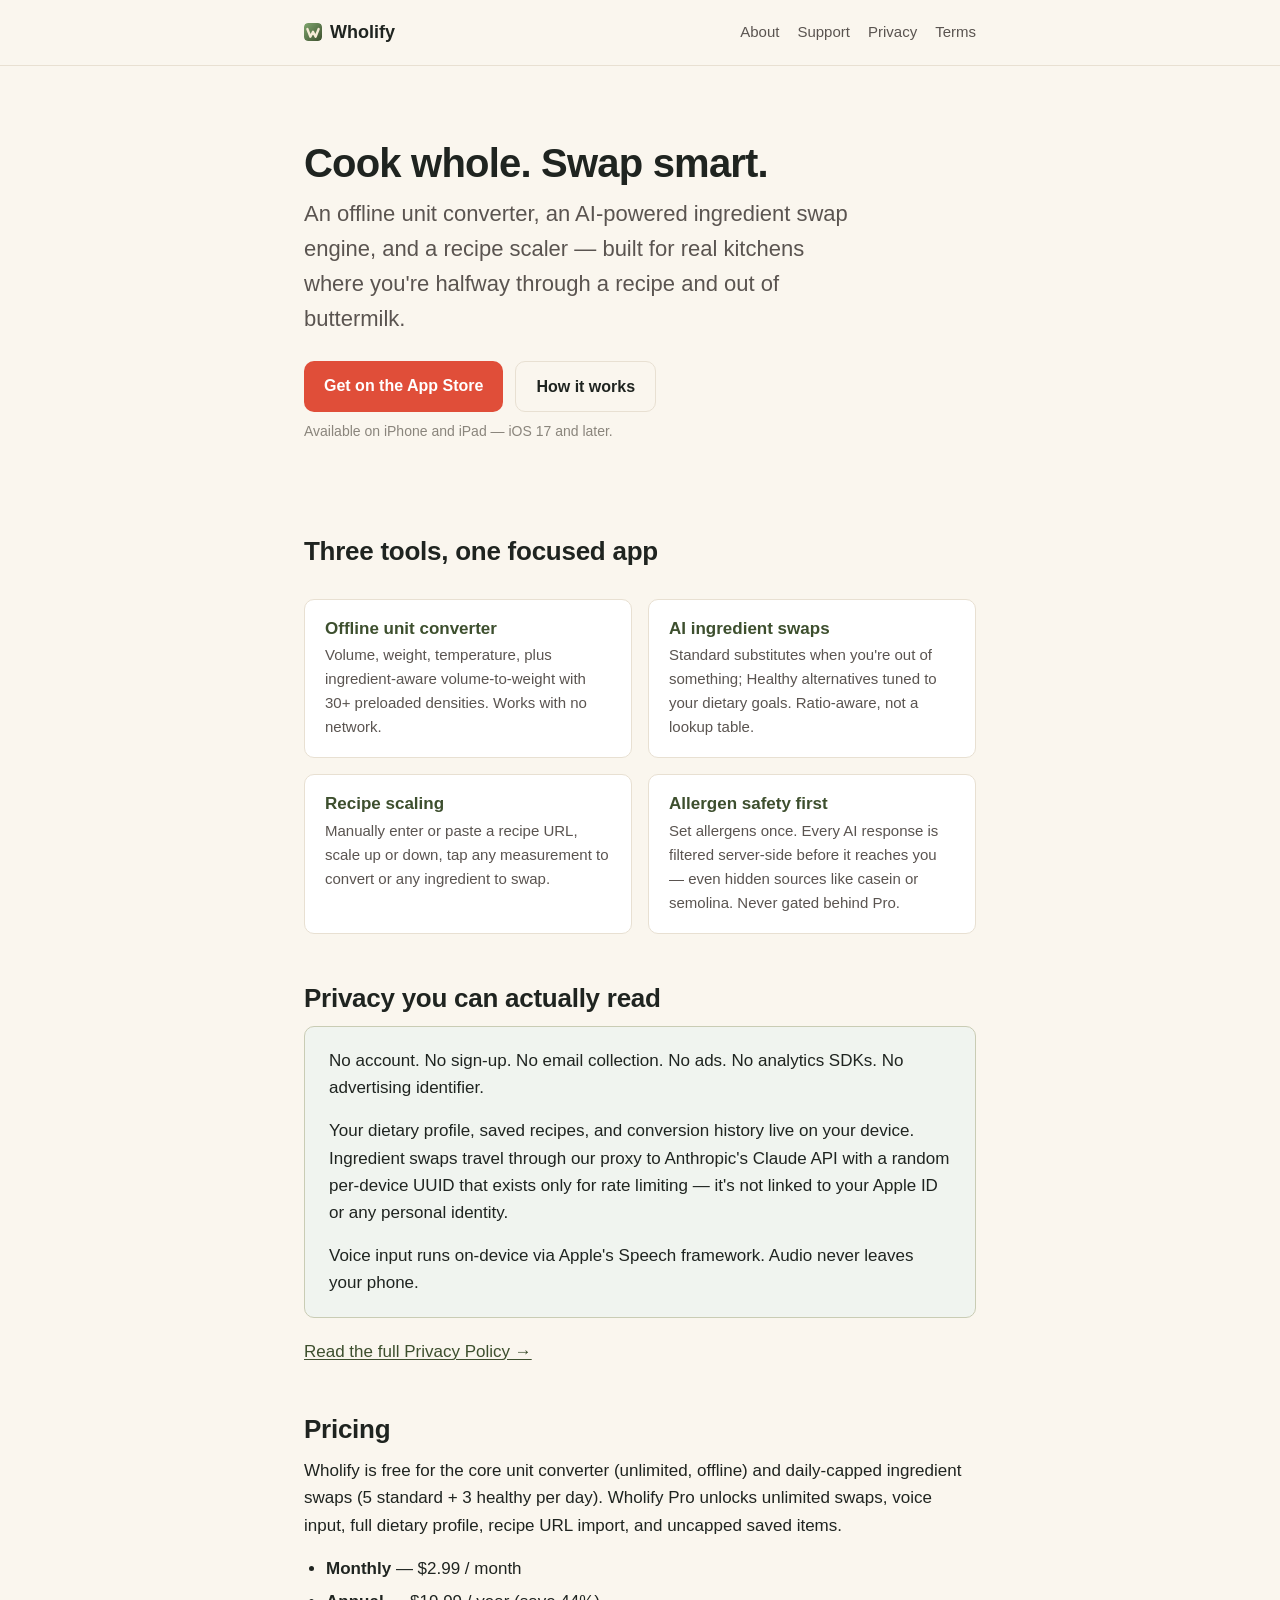
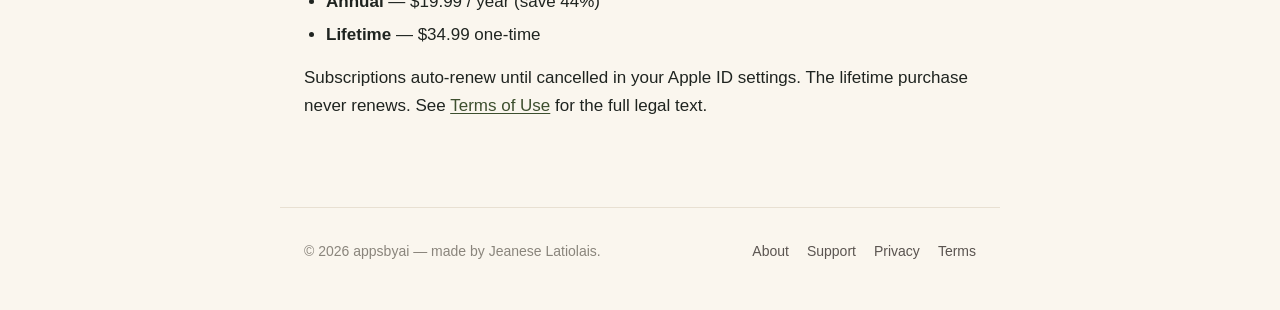
<file: index.html>
<!DOCTYPE html>
<html lang="en">
<head>
  <meta charset="utf-8">
  <meta name="viewport" content="width=device-width, initial-scale=1">
  <meta name="color-scheme" content="light">
  <title>Wholify — Cook whole. Swap smart.</title>
  <meta name="description" content="Wholify is an offline cooking unit converter, AI-powered ingredient swap engine, and recipe scaler for iPhone and iPad. No accounts, no analytics, no ads.">
  <meta property="og:title" content="Wholify — Cook whole. Swap smart.">
  <meta property="og:description" content="Offline unit converter. AI ingredient swaps tuned to your allergens and dietary goals. Recipe scaling. No accounts, no tracking.">
  <meta property="og:type" content="website">
  <meta property="og:url" content="https://jeaneselatiolais-byte.github.io/wholify/">
  <link rel="icon" type="image/svg+xml" href="assets/favicon.svg">
  <link rel="stylesheet" href="assets/styles.css">
</head>
<body>
  <header class="site-header">
    <div class="bar">
      <a href="./" class="brand"><span class="mark"></span>Wholify</a>
      <nav class="site-nav" aria-label="Primary">
        <a href="./about.html">About</a>
        <a href="./support.html">Support</a>
        <a href="./privacy.html">Privacy</a>
        <a href="./terms.html">Terms</a>
      </nav>
    </div>
  </header>

  <main class="site-main">
    <section class="hero">
      <h1>Cook whole. Swap smart.</h1>
      <p class="tagline">An offline unit converter, an AI-powered ingredient swap engine, and a recipe scaler — built for real kitchens where you're halfway through a recipe and out of buttermilk.</p>

      <div class="cta-row">
        <!-- Replace href with the App Store URL after launch -->
        <a class="btn btn-primary" href="#coming-soon" aria-label="Download on the App Store">Get on the App Store</a>
        <a class="btn btn-secondary" href="./support.html">How it works</a>
      </div>
      <p class="updated" id="coming-soon" style="margin-top:8px">Available on iPhone and iPad — iOS 17 and later.</p>
    </section>

    <section>
      <h2>Three tools, one focused app</h2>
      <div class="feature-grid">
        <div class="feature">
          <h3>Offline unit converter</h3>
          <p>Volume, weight, temperature, plus ingredient-aware volume-to-weight with 30+ preloaded densities. Works with no network.</p>
        </div>
        <div class="feature">
          <h3>AI ingredient swaps</h3>
          <p>Standard substitutes when you're out of something; Healthy alternatives tuned to your dietary goals. Ratio-aware, not a lookup table.</p>
        </div>
        <div class="feature">
          <h3>Recipe scaling</h3>
          <p>Manually enter or paste a recipe URL, scale up or down, tap any measurement to convert or any ingredient to swap.</p>
        </div>
        <div class="feature">
          <h3>Allergen safety first</h3>
          <p>Set allergens once. Every AI response is filtered server-side before it reaches you — even hidden sources like casein or semolina. Never gated behind Pro.</p>
        </div>
      </div>
    </section>

    <section>
      <h2>Privacy you can actually read</h2>
      <div class="card sage">
        <p>No account. No sign-up. No email collection. No ads. No analytics SDKs. No advertising identifier.</p>
        <p>Your dietary profile, saved recipes, and conversion history live on your device. Ingredient swaps travel through our proxy to Anthropic's Claude API with a random per-device UUID that exists only for rate limiting — it's not linked to your Apple ID or any personal identity.</p>
        <p style="margin-bottom:0">Voice input runs on-device via Apple's Speech framework. Audio never leaves your phone.</p>
      </div>
      <p><a href="./privacy.html">Read the full Privacy Policy →</a></p>
    </section>

    <section>
      <h2>Pricing</h2>
      <p>Wholify is free for the core unit converter (unlimited, offline) and daily-capped ingredient swaps (5 standard + 3 healthy per day). Wholify Pro unlocks unlimited swaps, voice input, full dietary profile, recipe URL import, and uncapped saved items.</p>
      <ul>
        <li><strong>Monthly</strong> — $2.99 / month</li>
        <li><strong>Annual</strong> — $19.99 / year (save 44%)</li>
        <li><strong>Lifetime</strong> — $34.99 one-time</li>
      </ul>
      <p>Subscriptions auto-renew until cancelled in your Apple ID settings. The lifetime purchase never renews. See <a href="./terms.html">Terms of Use</a> for the full legal text.</p>
    </section>
  </main>

  <footer class="site-footer">
    <div>© 2026 appsbyai — made by Jeanese Latiolais.</div>
    <div class="footer-links">
      <a href="./about.html">About</a>
      <a href="./support.html">Support</a>
      <a href="./privacy.html">Privacy</a>
      <a href="./terms.html">Terms</a>
    </div>
  </footer>
</body>
</html>
</file>
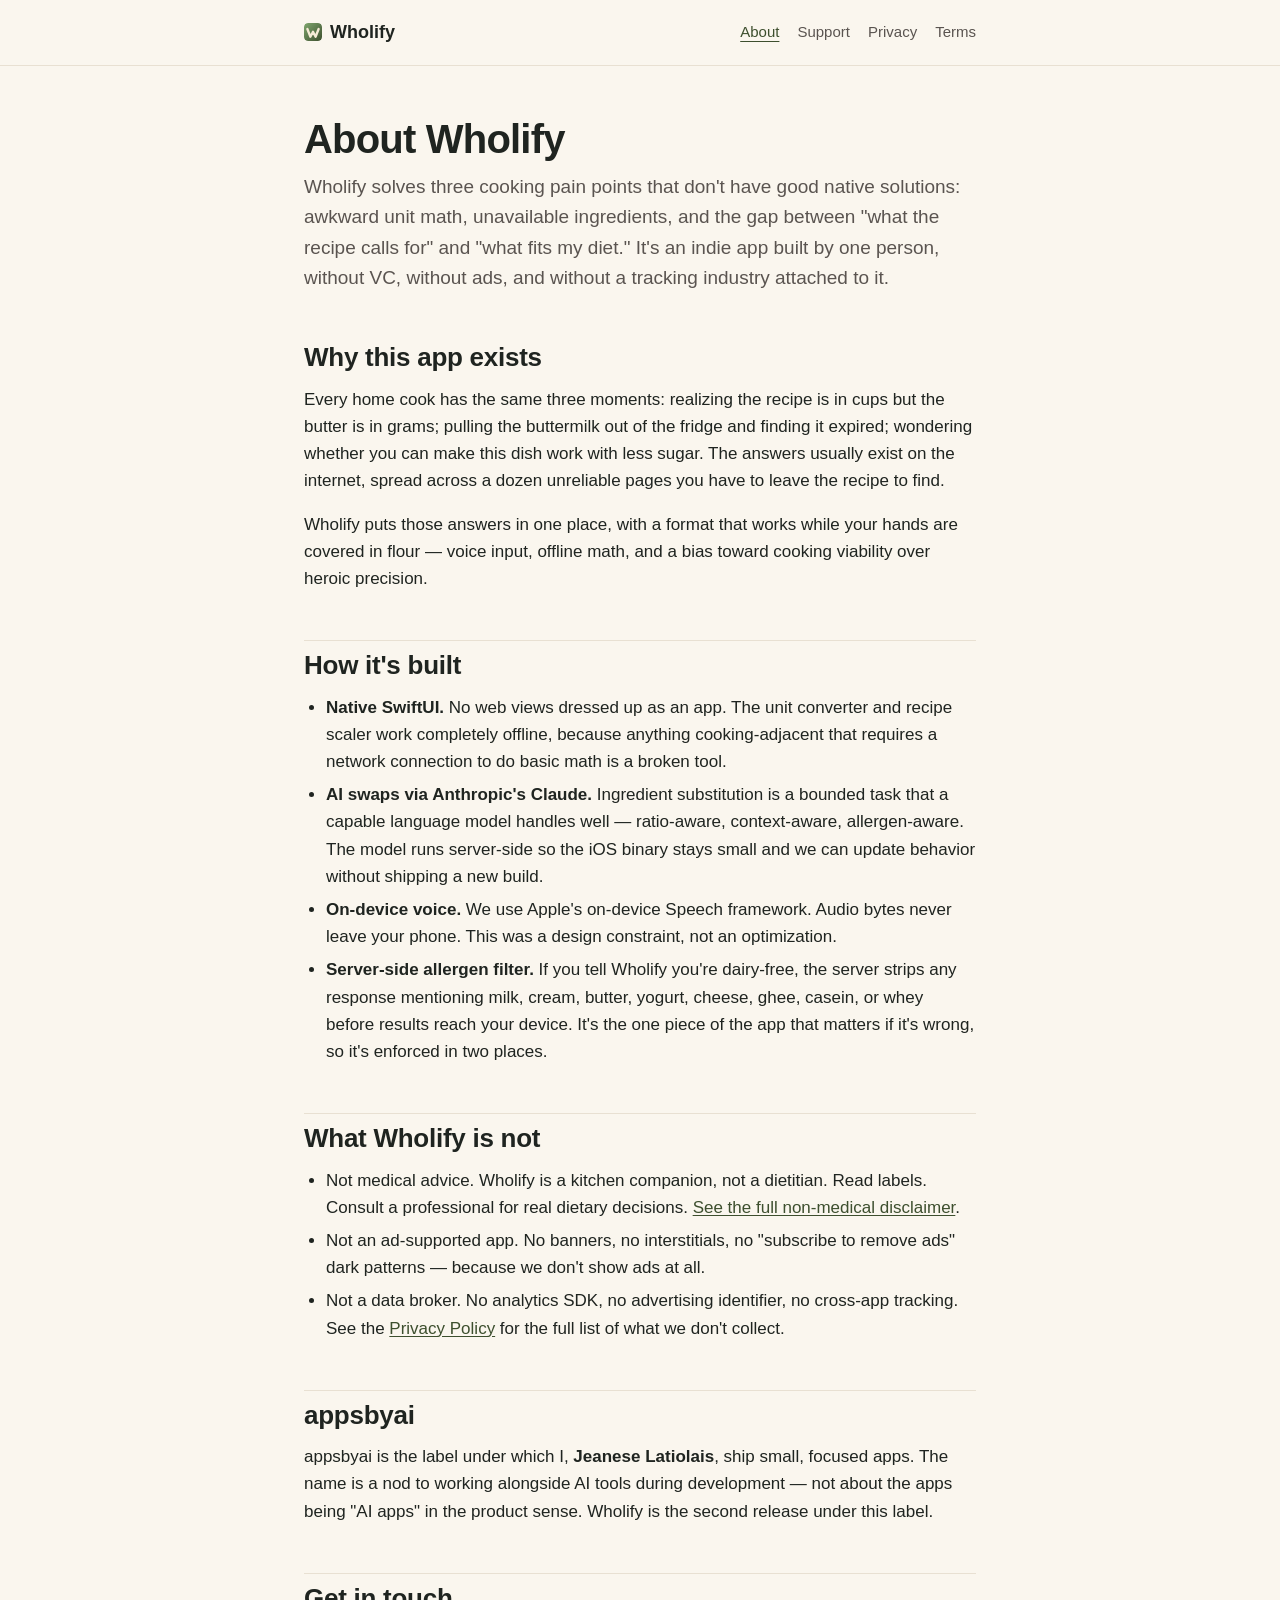
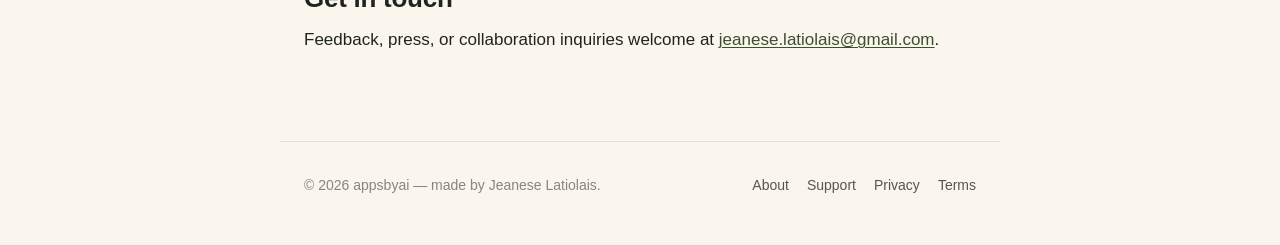
<file: about.html>
<!DOCTYPE html>
<html lang="en">
<head>
  <meta charset="utf-8">
  <meta name="viewport" content="width=device-width, initial-scale=1">
  <meta name="color-scheme" content="light">
  <title>About — Wholify &amp; appsbyai</title>
  <meta name="description" content="About Wholify and the indie developer behind it. Built by Jeanese Latiolais under the appsbyai label.">
  <link rel="icon" type="image/svg+xml" href="assets/favicon.svg">
  <link rel="stylesheet" href="assets/styles.css">
</head>
<body>
  <header class="site-header">
    <div class="bar">
      <a href="./" class="brand"><span class="mark"></span>Wholify</a>
      <nav class="site-nav" aria-label="Primary">
        <a class="current" href="./about.html" aria-current="page">About</a>
        <a href="./support.html">Support</a>
        <a href="./privacy.html">Privacy</a>
        <a href="./terms.html">Terms</a>
      </nav>
    </div>
  </header>

  <main class="site-main">
    <h1>About Wholify</h1>
    <p class="lede">Wholify solves three cooking pain points that don't have good native solutions: awkward unit math, unavailable ingredients, and the gap between "what the recipe calls for" and "what fits my diet." It's an indie app built by one person, without VC, without ads, and without a tracking industry attached to it.</p>

    <h2>Why this app exists</h2>
    <p>Every home cook has the same three moments: realizing the recipe is in cups but the butter is in grams; pulling the buttermilk out of the fridge and finding it expired; wondering whether you can make this dish work with less sugar. The answers usually exist on the internet, spread across a dozen unreliable pages you have to leave the recipe to find.</p>
    <p>Wholify puts those answers in one place, with a format that works while your hands are covered in flour — voice input, offline math, and a bias toward cooking viability over heroic precision.</p>

    <h2>How it's built</h2>
    <ul>
      <li><strong>Native SwiftUI.</strong> No web views dressed up as an app. The unit converter and recipe scaler work completely offline, because anything cooking-adjacent that requires a network connection to do basic math is a broken tool.</li>
      <li><strong>AI swaps via Anthropic's Claude.</strong> Ingredient substitution is a bounded task that a capable language model handles well — ratio-aware, context-aware, allergen-aware. The model runs server-side so the iOS binary stays small and we can update behavior without shipping a new build.</li>
      <li><strong>On-device voice.</strong> We use Apple's on-device Speech framework. Audio bytes never leave your phone. This was a design constraint, not an optimization.</li>
      <li><strong>Server-side allergen filter.</strong> If you tell Wholify you're dairy-free, the server strips any response mentioning milk, cream, butter, yogurt, cheese, ghee, casein, or whey before results reach your device. It's the one piece of the app that matters if it's wrong, so it's enforced in two places.</li>
    </ul>

    <h2>What Wholify is not</h2>
    <ul>
      <li>Not medical advice. Wholify is a kitchen companion, not a dietitian. Read labels. Consult a professional for real dietary decisions. <a href="./terms.html">See the full non-medical disclaimer</a>.</li>
      <li>Not an ad-supported app. No banners, no interstitials, no "subscribe to remove ads" dark patterns — because we don't show ads at all.</li>
      <li>Not a data broker. No analytics SDK, no advertising identifier, no cross-app tracking. See the <a href="./privacy.html">Privacy Policy</a> for the full list of what we don't collect.</li>
    </ul>

    <h2>appsbyai</h2>
    <p>appsbyai is the label under which I, <strong>Jeanese Latiolais</strong>, ship small, focused apps. The name is a nod to working alongside AI tools during development — not about the apps being "AI apps" in the product sense. Wholify is the second release under this label.</p>

    <h2>Get in touch</h2>
    <p>Feedback, press, or collaboration inquiries welcome at <a href="mailto:jeanese.latiolais@gmail.com">jeanese.latiolais@gmail.com</a>.</p>
  </main>

  <footer class="site-footer">
    <div>© 2026 appsbyai — made by Jeanese Latiolais.</div>
    <div class="footer-links">
      <a href="./about.html">About</a>
      <a href="./support.html">Support</a>
      <a href="./privacy.html">Privacy</a>
      <a href="./terms.html">Terms</a>
    </div>
  </footer>
</body>
</html>
</file>
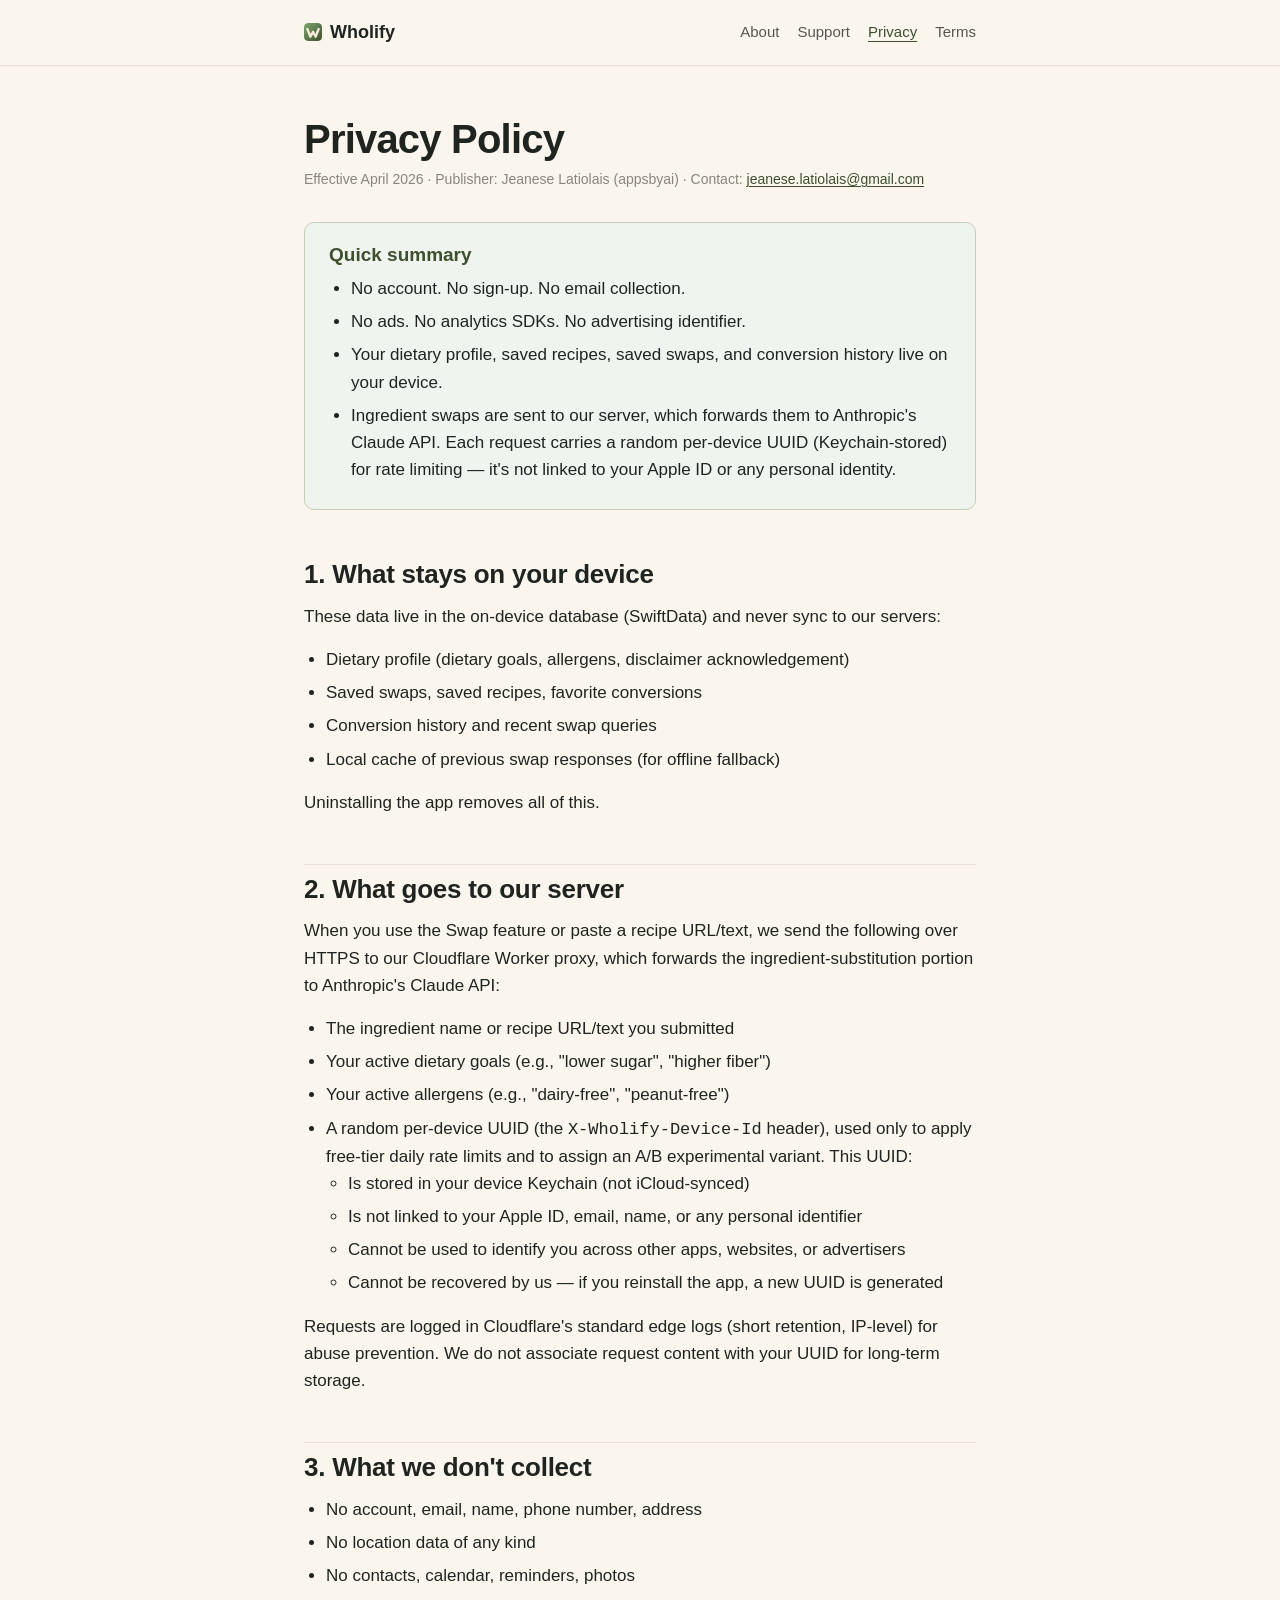
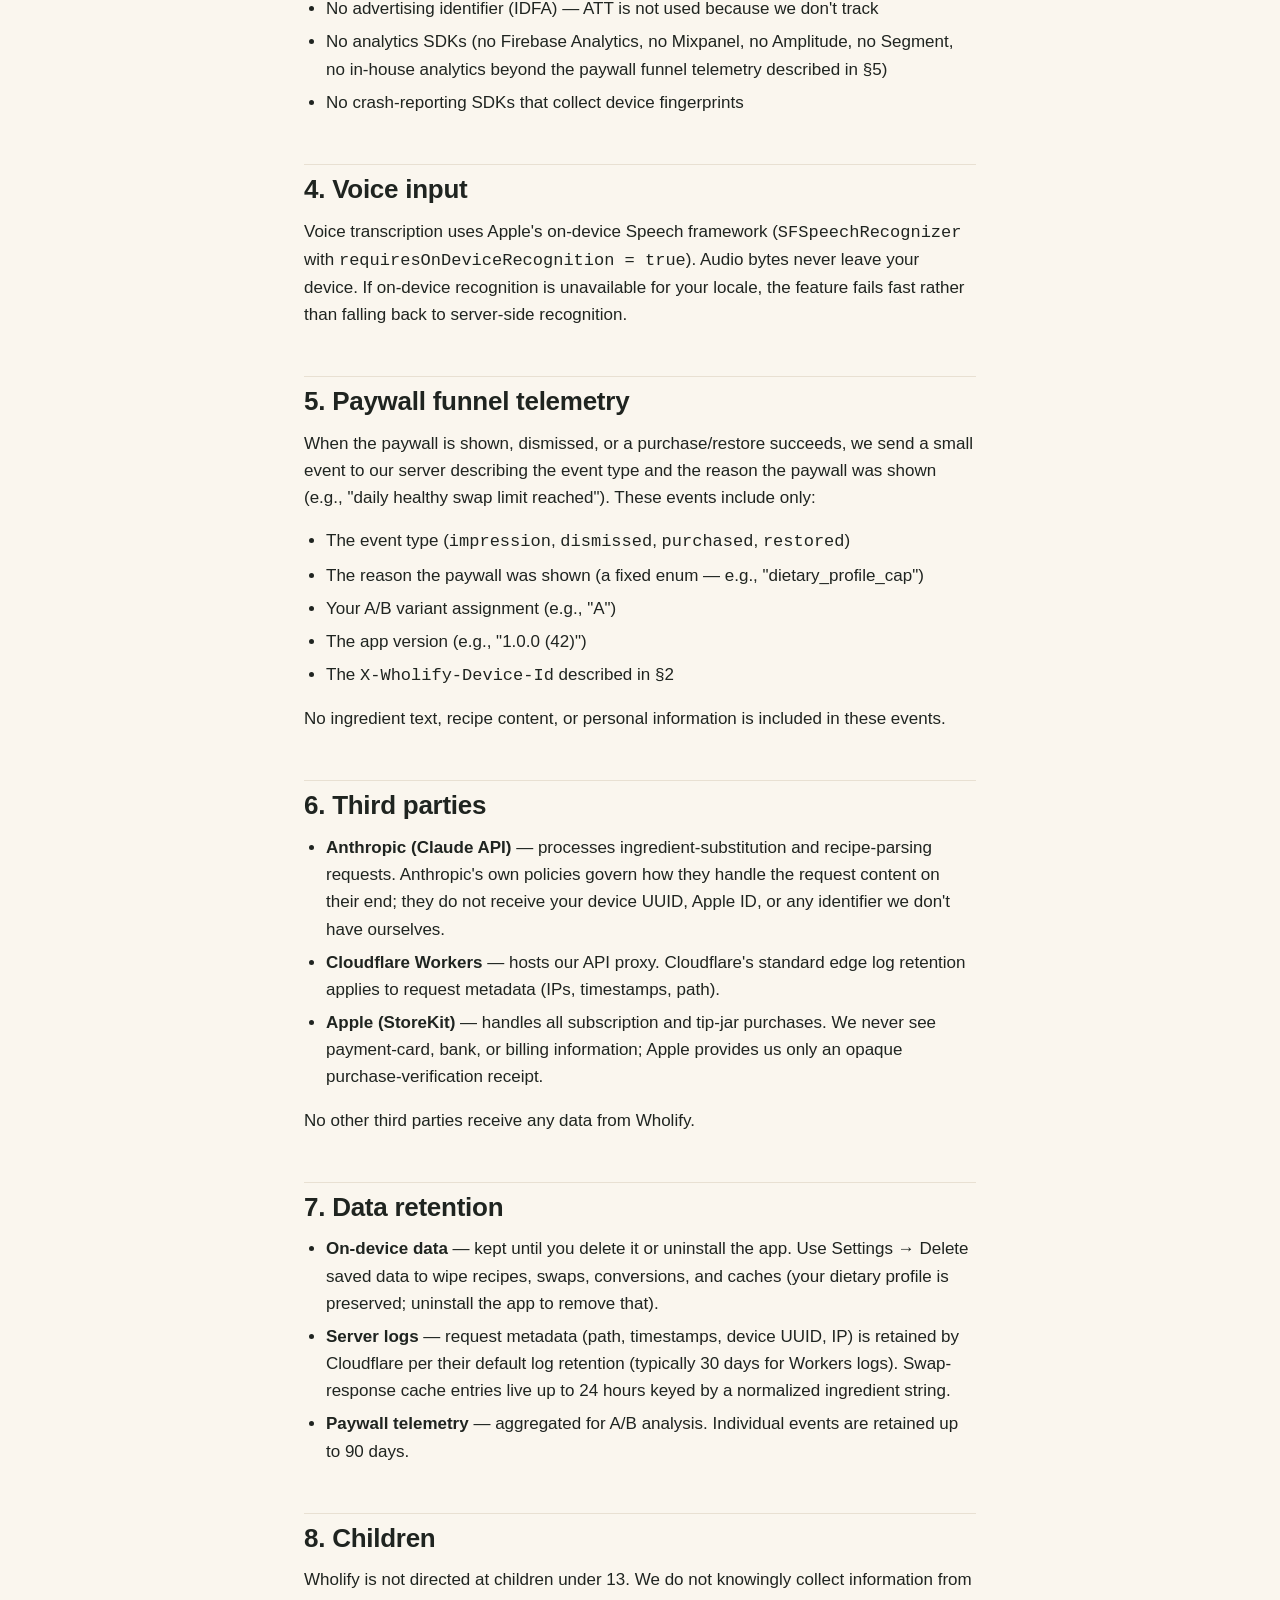
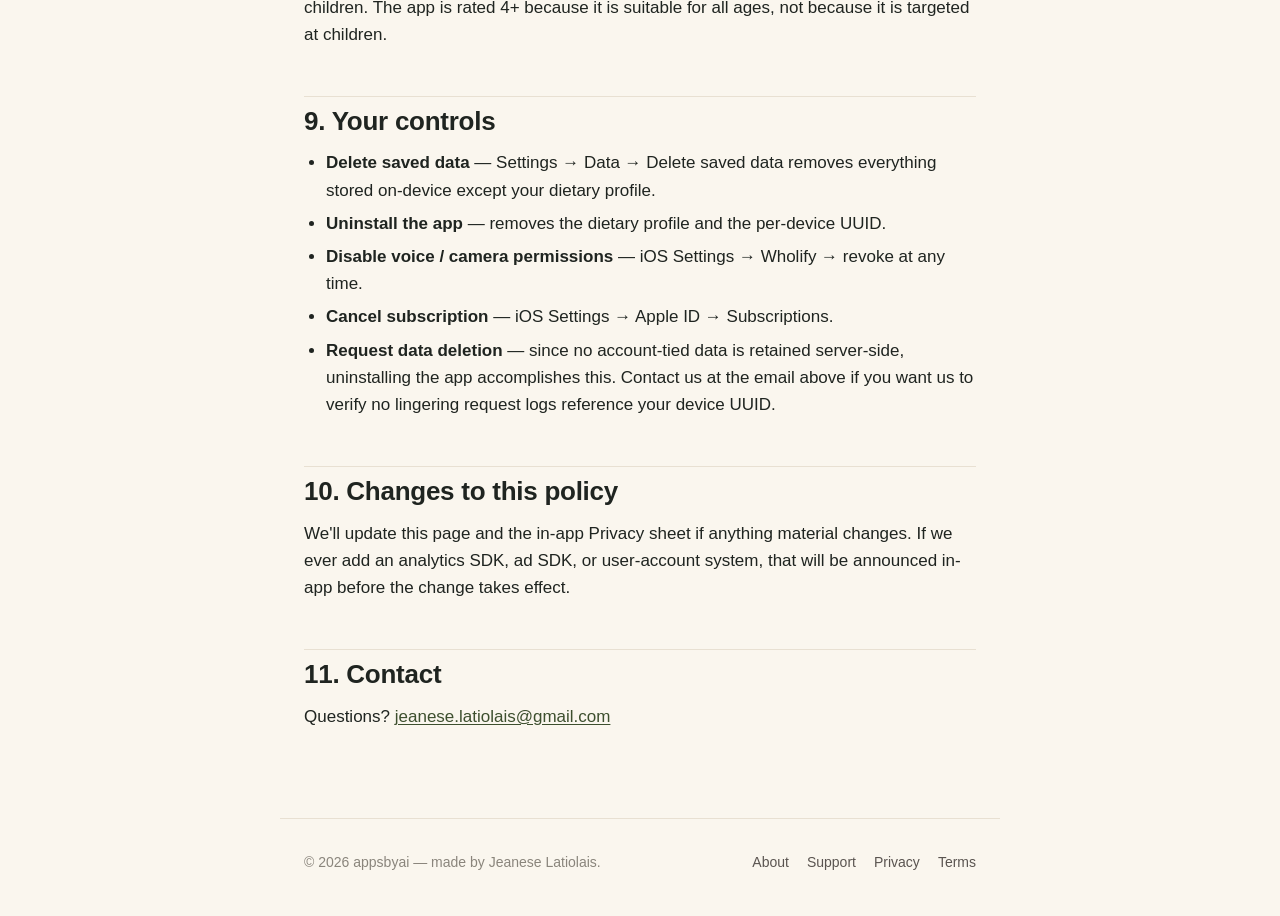
<file: privacy.html>
<!DOCTYPE html>
<html lang="en">
<head>
  <meta charset="utf-8">
  <meta name="viewport" content="width=device-width, initial-scale=1">
  <meta name="color-scheme" content="light">
  <title>Privacy Policy — Wholify</title>
  <meta name="description" content="Wholify Privacy Policy. No accounts, no ads, no analytics SDKs. Your dietary profile stays on your device.">
  <link rel="icon" type="image/svg+xml" href="assets/favicon.svg">
  <link rel="stylesheet" href="assets/styles.css">
</head>
<body>
  <header class="site-header">
    <div class="bar">
      <a href="./" class="brand"><span class="mark"></span>Wholify</a>
      <nav class="site-nav" aria-label="Primary">
        <a href="./about.html">About</a>
        <a href="./support.html">Support</a>
        <a class="current" href="./privacy.html" aria-current="page">Privacy</a>
        <a href="./terms.html">Terms</a>
      </nav>
    </div>
  </header>

  <main class="site-main">
    <h1>Privacy Policy</h1>
    <p class="updated">Effective April 2026 · Publisher: Jeanese Latiolais (appsbyai) · Contact: <a href="mailto:jeanese.latiolais@gmail.com">jeanese.latiolais@gmail.com</a></p>

    <div class="card sage">
      <h3>Quick summary</h3>
      <ul style="margin-bottom:0">
        <li>No account. No sign-up. No email collection.</li>
        <li>No ads. No analytics SDKs. No advertising identifier.</li>
        <li>Your dietary profile, saved recipes, saved swaps, and conversion history live on your device.</li>
        <li>Ingredient swaps are sent to our server, which forwards them to Anthropic's Claude API. Each request carries a random per-device UUID (Keychain-stored) for rate limiting — it's not linked to your Apple ID or any personal identity.</li>
      </ul>
    </div>

    <h2>1. What stays on your device</h2>
    <p>These data live in the on-device database (SwiftData) and never sync to our servers:</p>
    <ul>
      <li>Dietary profile (dietary goals, allergens, disclaimer acknowledgement)</li>
      <li>Saved swaps, saved recipes, favorite conversions</li>
      <li>Conversion history and recent swap queries</li>
      <li>Local cache of previous swap responses (for offline fallback)</li>
    </ul>
    <p>Uninstalling the app removes all of this.</p>

    <h2>2. What goes to our server</h2>
    <p>When you use the Swap feature or paste a recipe URL/text, we send the following over HTTPS to our Cloudflare Worker proxy, which forwards the ingredient-substitution portion to Anthropic's Claude API:</p>
    <ul>
      <li>The ingredient name or recipe URL/text you submitted</li>
      <li>Your active dietary goals (e.g., "lower sugar", "higher fiber")</li>
      <li>Your active allergens (e.g., "dairy-free", "peanut-free")</li>
      <li>A random per-device UUID (the <code>X-Wholify-Device-Id</code> header), used only to apply free-tier daily rate limits and to assign an A/B experimental variant. This UUID:
        <ul>
          <li>Is stored in your device Keychain (not iCloud-synced)</li>
          <li>Is not linked to your Apple ID, email, name, or any personal identifier</li>
          <li>Cannot be used to identify you across other apps, websites, or advertisers</li>
          <li>Cannot be recovered by us — if you reinstall the app, a new UUID is generated</li>
        </ul>
      </li>
    </ul>
    <p>Requests are logged in Cloudflare's standard edge logs (short retention, IP-level) for abuse prevention. We do not associate request content with your UUID for long-term storage.</p>

    <h2>3. What we don't collect</h2>
    <ul>
      <li>No account, email, name, phone number, address</li>
      <li>No location data of any kind</li>
      <li>No contacts, calendar, reminders, photos</li>
      <li>No advertising identifier (IDFA) — ATT is not used because we don't track</li>
      <li>No analytics SDKs (no Firebase Analytics, no Mixpanel, no Amplitude, no Segment, no in-house analytics beyond the paywall funnel telemetry described in §5)</li>
      <li>No crash-reporting SDKs that collect device fingerprints</li>
    </ul>

    <h2>4. Voice input</h2>
    <p>Voice transcription uses Apple's on-device Speech framework (<code>SFSpeechRecognizer</code> with <code>requiresOnDeviceRecognition = true</code>). Audio bytes never leave your device. If on-device recognition is unavailable for your locale, the feature fails fast rather than falling back to server-side recognition.</p>

    <h2>5. Paywall funnel telemetry</h2>
    <p>When the paywall is shown, dismissed, or a purchase/restore succeeds, we send a small event to our server describing the event type and the reason the paywall was shown (e.g., "daily healthy swap limit reached"). These events include only:</p>
    <ul>
      <li>The event type (<code>impression</code>, <code>dismissed</code>, <code>purchased</code>, <code>restored</code>)</li>
      <li>The reason the paywall was shown (a fixed enum — e.g., "dietary_profile_cap")</li>
      <li>Your A/B variant assignment (e.g., "A")</li>
      <li>The app version (e.g., "1.0.0 (42)")</li>
      <li>The <code>X-Wholify-Device-Id</code> described in §2</li>
    </ul>
    <p>No ingredient text, recipe content, or personal information is included in these events.</p>

    <h2>6. Third parties</h2>
    <ul>
      <li><strong>Anthropic (Claude API)</strong> — processes ingredient-substitution and recipe-parsing requests. Anthropic's own policies govern how they handle the request content on their end; they do not receive your device UUID, Apple ID, or any identifier we don't have ourselves.</li>
      <li><strong>Cloudflare Workers</strong> — hosts our API proxy. Cloudflare's standard edge log retention applies to request metadata (IPs, timestamps, path).</li>
      <li><strong>Apple (StoreKit)</strong> — handles all subscription and tip-jar purchases. We never see payment-card, bank, or billing information; Apple provides us only an opaque purchase-verification receipt.</li>
    </ul>
    <p>No other third parties receive any data from Wholify.</p>

    <h2>7. Data retention</h2>
    <ul>
      <li><strong>On-device data</strong> — kept until you delete it or uninstall the app. Use Settings → Delete saved data to wipe recipes, swaps, conversions, and caches (your dietary profile is preserved; uninstall the app to remove that).</li>
      <li><strong>Server logs</strong> — request metadata (path, timestamps, device UUID, IP) is retained by Cloudflare per their default log retention (typically 30 days for Workers logs). Swap-response cache entries live up to 24 hours keyed by a normalized ingredient string.</li>
      <li><strong>Paywall telemetry</strong> — aggregated for A/B analysis. Individual events are retained up to 90 days.</li>
    </ul>

    <h2>8. Children</h2>
    <p>Wholify is not directed at children under 13. We do not knowingly collect information from children. The app is rated 4+ because it is suitable for all ages, not because it is targeted at children.</p>

    <h2>9. Your controls</h2>
    <ul>
      <li><strong>Delete saved data</strong> — Settings → Data → Delete saved data removes everything stored on-device except your dietary profile.</li>
      <li><strong>Uninstall the app</strong> — removes the dietary profile and the per-device UUID.</li>
      <li><strong>Disable voice / camera permissions</strong> — iOS Settings → Wholify → revoke at any time.</li>
      <li><strong>Cancel subscription</strong> — iOS Settings → Apple ID → Subscriptions.</li>
      <li><strong>Request data deletion</strong> — since no account-tied data is retained server-side, uninstalling the app accomplishes this. Contact us at the email above if you want us to verify no lingering request logs reference your device UUID.</li>
    </ul>

    <h2>10. Changes to this policy</h2>
    <p>We'll update this page and the in-app Privacy sheet if anything material changes. If we ever add an analytics SDK, ad SDK, or user-account system, that will be announced in-app before the change takes effect.</p>

    <h2>11. Contact</h2>
    <p>Questions? <a href="mailto:jeanese.latiolais@gmail.com">jeanese.latiolais@gmail.com</a></p>
  </main>

  <footer class="site-footer">
    <div>© 2026 appsbyai — made by Jeanese Latiolais.</div>
    <div class="footer-links">
      <a href="./about.html">About</a>
      <a href="./support.html">Support</a>
      <a href="./privacy.html">Privacy</a>
      <a href="./terms.html">Terms</a>
    </div>
  </footer>
</body>
</html>
</file>
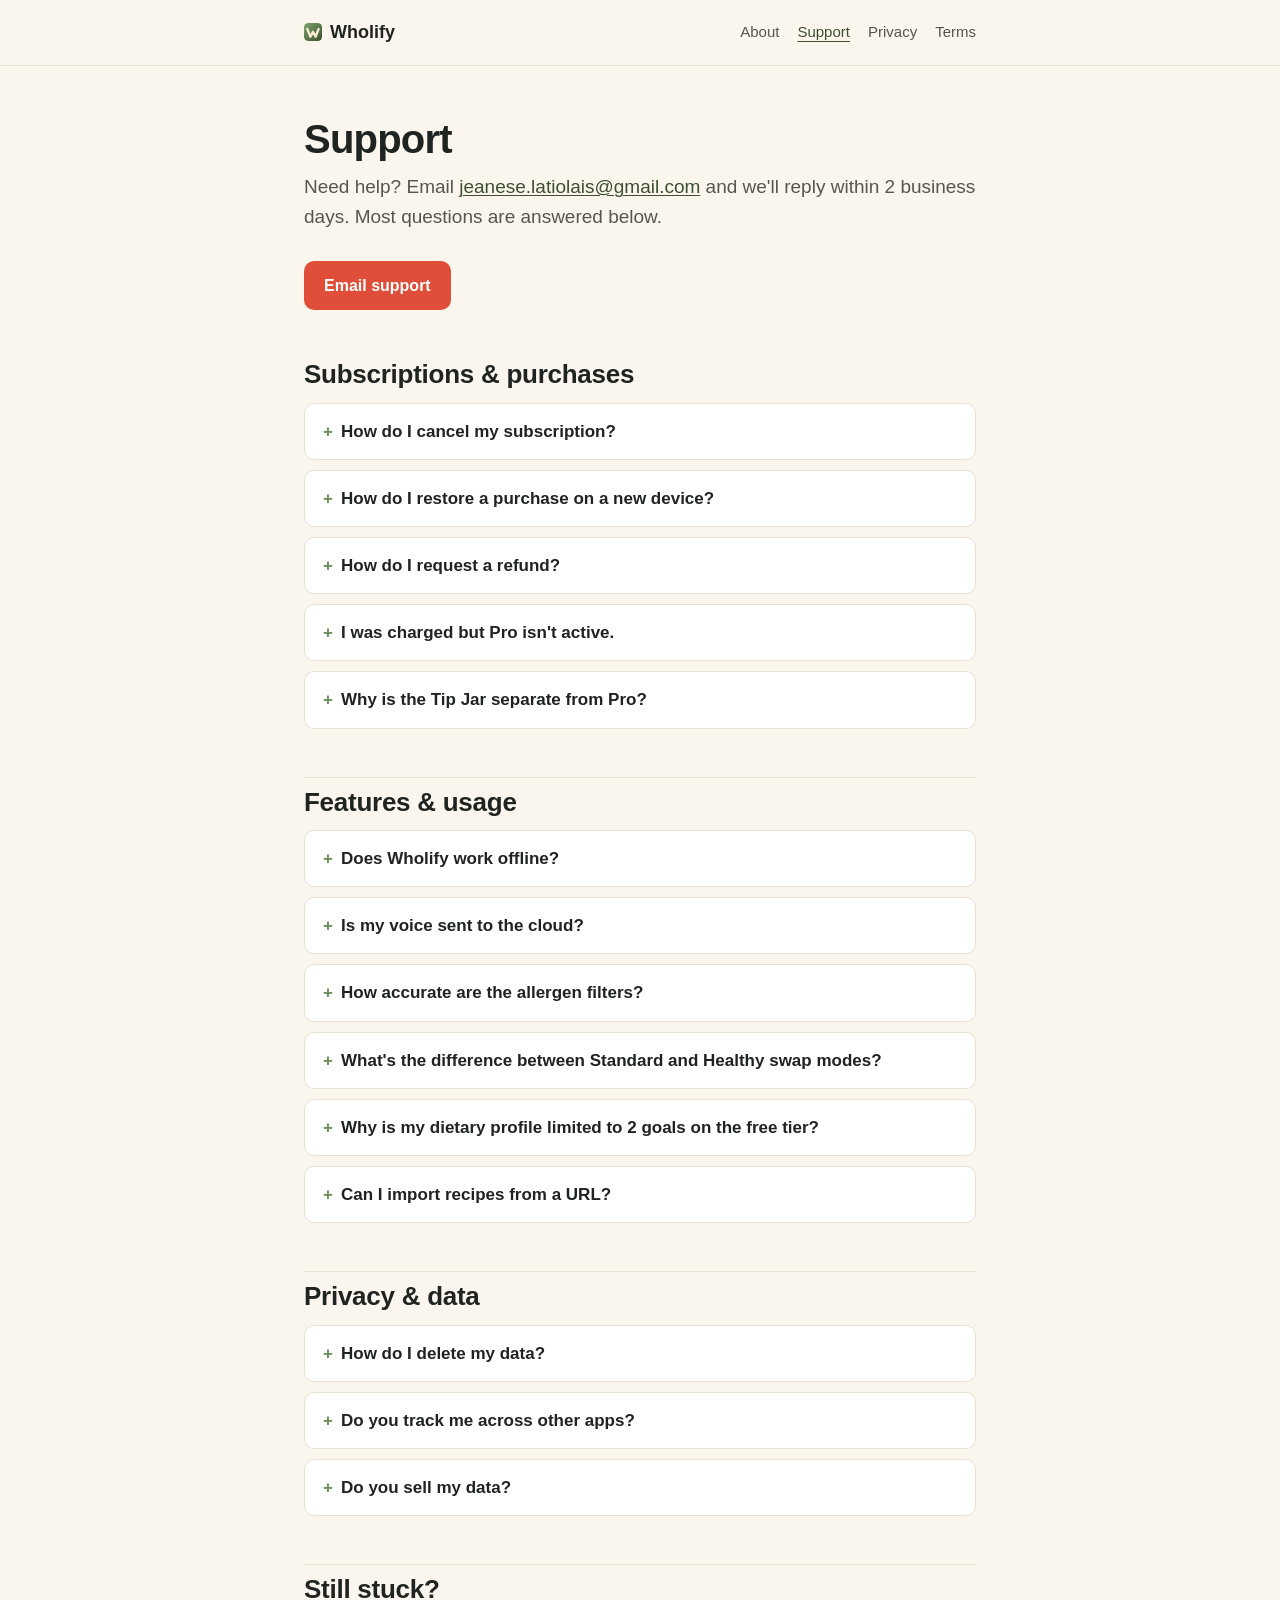
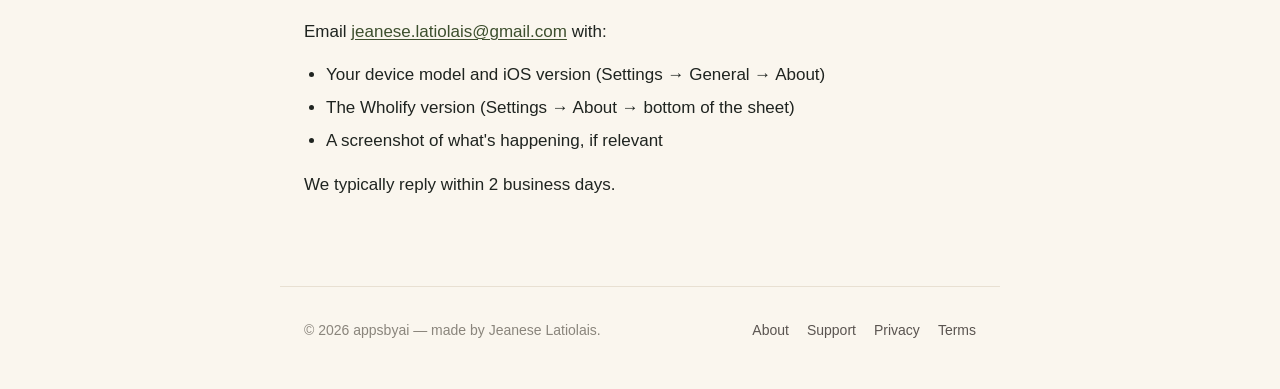
<file: support.html>
<!DOCTYPE html>
<html lang="en">
<head>
  <meta charset="utf-8">
  <meta name="viewport" content="width=device-width, initial-scale=1">
  <meta name="color-scheme" content="light">
  <title>Support — Wholify</title>
  <meta name="description" content="Wholify support — how to cancel your subscription, restore purchases, delete your data, and contact us.">
  <link rel="icon" type="image/svg+xml" href="assets/favicon.svg">
  <link rel="stylesheet" href="assets/styles.css">
</head>
<body>
  <header class="site-header">
    <div class="bar">
      <a href="./" class="brand"><span class="mark"></span>Wholify</a>
      <nav class="site-nav" aria-label="Primary">
        <a href="./about.html">About</a>
        <a class="current" href="./support.html" aria-current="page">Support</a>
        <a href="./privacy.html">Privacy</a>
        <a href="./terms.html">Terms</a>
      </nav>
    </div>
  </header>

  <main class="site-main">
    <h1>Support</h1>
    <p class="lede">Need help? Email <a href="mailto:jeanese.latiolais@gmail.com?subject=Wholify%20support">jeanese.latiolais@gmail.com</a> and we'll reply within 2 business days. Most questions are answered below.</p>

    <div class="cta-row">
      <a class="btn btn-primary" href="mailto:jeanese.latiolais@gmail.com?subject=Wholify%20support">Email support</a>
    </div>

    <h2>Subscriptions &amp; purchases</h2>
    <div class="faq">
      <details>
        <summary>How do I cancel my subscription?</summary>
        <p>iOS Settings → Apple ID (your name at the top) → Subscriptions → Wholify → Cancel Subscription. Your subscription stays active until the end of the current billing period.</p>
      </details>
      <details>
        <summary>How do I restore a purchase on a new device?</summary>
        <p>Open Wholify → Settings → Subscription → <strong>Restore purchases</strong>. Make sure you're signed in with the same Apple ID that made the original purchase. Both the Monthly/Annual subscriptions and the Lifetime purchase restore this way.</p>
      </details>
      <details>
        <summary>How do I request a refund?</summary>
        <p>Refunds are handled by Apple, not Wholify. Visit <a href="https://reportaproblem.apple.com/">reportaproblem.apple.com</a>, sign in with your Apple ID, and find the Wholify purchase in your history. We can't process refunds on our end — we never see payment details.</p>
      </details>
      <details>
        <summary>I was charged but Pro isn't active.</summary>
        <p>First, tap <strong>Restore purchases</strong> (Settings → Subscription → Restore purchases). If that doesn't flip Pro on, check Settings → Apple ID → Subscriptions to confirm the purchase completed and which Apple ID it's attached to. Pro only unlocks on the Apple ID that made the purchase. Still stuck? Email us.</p>
      </details>
      <details>
        <summary>Why is the Tip Jar separate from Pro?</summary>
        <p>Tips are optional one-time purchases that don't unlock features. Wholify Pro is the feature upgrade. We keep them separate so you can tip us even if you already have Lifetime Pro, and so you never feel obligated.</p>
      </details>
    </div>

    <h2>Features &amp; usage</h2>
    <div class="faq">
      <details>
        <summary>Does Wholify work offline?</summary>
        <p>Yes — the unit converter (including ingredient-aware volume-to-weight) and recipe scaling both work fully offline. Ingredient swaps require an internet connection because they call an AI model server-side. If you've done a swap before, we'll show the cached result when offline.</p>
      </details>
      <details>
        <summary>Is my voice sent to the cloud?</summary>
        <p>No. Voice transcription runs on-device using Apple's Speech framework. Audio bytes never leave your phone. If on-device recognition isn't available for your locale, the voice feature will tell you rather than silently upload audio.</p>
      </details>
      <details>
        <summary>How accurate are the allergen filters?</summary>
        <p>The allergen filter is safety-critical. Before any AI response reaches your device, our server strips ingredients matching your allergen list — including common hidden sources (casein/whey for dairy, semolina/panko for gluten, tahini for sesame, etc.). That said, <strong>always read ingredient labels on commercial products</strong>. AI-generated suggestions are a starting point, not medical clearance.</p>
      </details>
      <details>
        <summary>What's the difference between Standard and Healthy swap modes?</summary>
        <p><strong>Standard</strong> gives you like-for-like substitutes when you're out of something (e.g., "I'm out of buttermilk" → yogurt). <strong>Healthy</strong> gives you better-for-you alternatives aligned to your dietary profile (e.g., "make white rice healthier" → cauliflower rice with a fiber rationale). Both modes respect your allergens.</p>
      </details>
      <details>
        <summary>Why is my dietary profile limited to 2 goals on the free tier?</summary>
        <p>Free users can stack up to 2 dietary goals (e.g., "lower sugar" + "higher fiber"). Pro unlocks the full profile with no limit. Allergens are never capped — safety is always free.</p>
      </details>
      <details>
        <summary>Can I import recipes from a URL?</summary>
        <p>Yes — Recipe URL import is a Pro feature. Paste any recipe URL from a food blog; we extract the structured recipe data (title, ingredients, servings, instructions) and present it in Wholify's tap-to-convert / tap-to-swap view.</p>
      </details>
    </div>

    <h2>Privacy &amp; data</h2>
    <div class="faq">
      <details>
        <summary>How do I delete my data?</summary>
        <p>Wholify → Settings → Delete saved data removes everything on-device except your dietary profile. Uninstalling the app removes the dietary profile as well. Since there's no account tied to your data on the server, uninstalling is a full deletion.</p>
      </details>
      <details>
        <summary>Do you track me across other apps?</summary>
        <p>No. No advertising identifier, no analytics SDK, no attribution SDK, no social-login pixel. The only thing we send is a random per-device UUID for rate limiting, and it's not linked to your Apple ID or any personal identity. See the full <a href="./privacy.html">Privacy Policy</a>.</p>
      </details>
      <details>
        <summary>Do you sell my data?</summary>
        <p>No. We have nothing to sell — no account, no email, no profile, no behavioral data.</p>
      </details>
    </div>

    <h2>Still stuck?</h2>
    <p>Email <a href="mailto:jeanese.latiolais@gmail.com?subject=Wholify%20support">jeanese.latiolais@gmail.com</a> with:</p>
    <ul>
      <li>Your device model and iOS version (Settings → General → About)</li>
      <li>The Wholify version (Settings → About → bottom of the sheet)</li>
      <li>A screenshot of what's happening, if relevant</li>
    </ul>
    <p>We typically reply within 2 business days.</p>
  </main>

  <footer class="site-footer">
    <div>© 2026 appsbyai — made by Jeanese Latiolais.</div>
    <div class="footer-links">
      <a href="./about.html">About</a>
      <a href="./support.html">Support</a>
      <a href="./privacy.html">Privacy</a>
      <a href="./terms.html">Terms</a>
    </div>
  </footer>
</body>
</html>
</file>
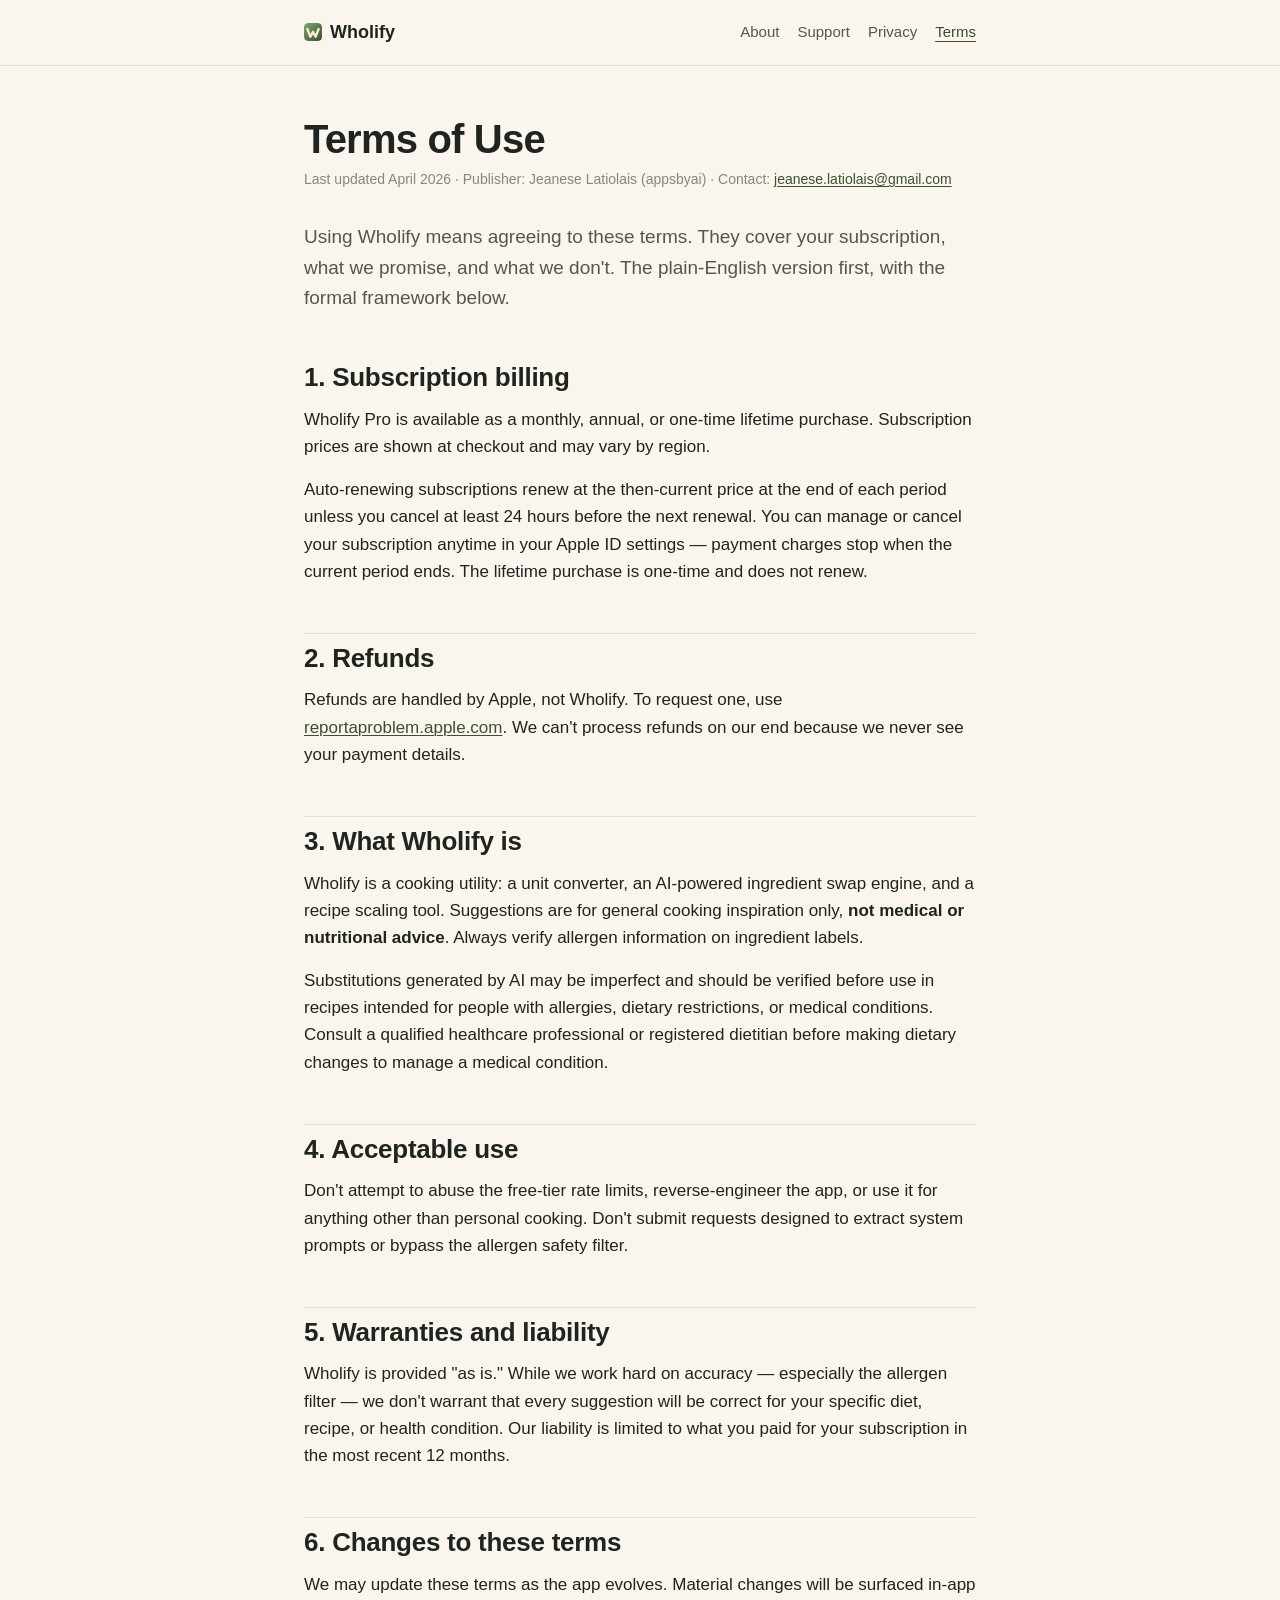
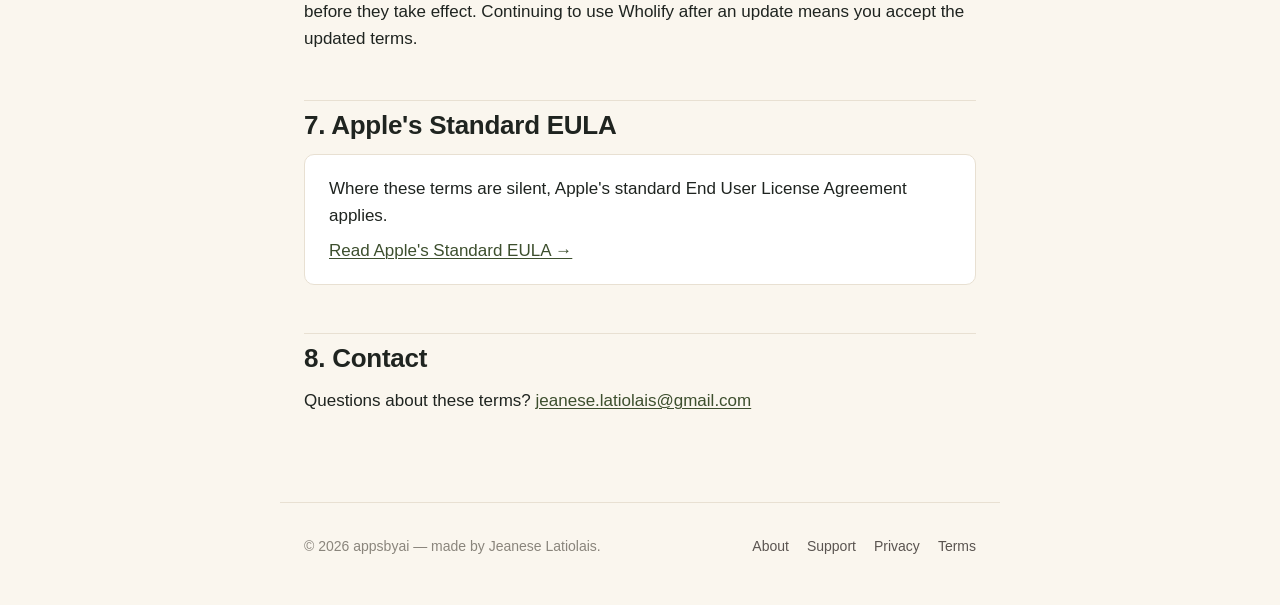
<file: terms.html>
<!DOCTYPE html>
<html lang="en">
<head>
  <meta charset="utf-8">
  <meta name="viewport" content="width=device-width, initial-scale=1">
  <meta name="color-scheme" content="light">
  <title>Terms of Use — Wholify</title>
  <meta name="description" content="Wholify Terms of Use. Subscription billing, refunds, acceptable use, warranties, and how changes to these terms are handled.">
  <link rel="icon" type="image/svg+xml" href="assets/favicon.svg">
  <link rel="stylesheet" href="assets/styles.css">
</head>
<body>
  <header class="site-header">
    <div class="bar">
      <a href="./" class="brand"><span class="mark"></span>Wholify</a>
      <nav class="site-nav" aria-label="Primary">
        <a href="./about.html">About</a>
        <a href="./support.html">Support</a>
        <a href="./privacy.html">Privacy</a>
        <a class="current" href="./terms.html" aria-current="page">Terms</a>
      </nav>
    </div>
  </header>

  <main class="site-main">
    <h1>Terms of Use</h1>
    <p class="updated">Last updated April 2026 · Publisher: Jeanese Latiolais (appsbyai) · Contact: <a href="mailto:jeanese.latiolais@gmail.com">jeanese.latiolais@gmail.com</a></p>

    <p class="lede">Using Wholify means agreeing to these terms. They cover your subscription, what we promise, and what we don't. The plain-English version first, with the formal framework below.</p>

    <h2>1. Subscription billing</h2>
    <p>Wholify Pro is available as a monthly, annual, or one-time lifetime purchase. Subscription prices are shown at checkout and may vary by region.</p>
    <p>Auto-renewing subscriptions renew at the then-current price at the end of each period unless you cancel at least 24 hours before the next renewal. You can manage or cancel your subscription anytime in your Apple ID settings — payment charges stop when the current period ends. The lifetime purchase is one-time and does not renew.</p>

    <h2>2. Refunds</h2>
    <p>Refunds are handled by Apple, not Wholify. To request one, use <a href="https://reportaproblem.apple.com/">reportaproblem.apple.com</a>. We can't process refunds on our end because we never see your payment details.</p>

    <h2>3. What Wholify is</h2>
    <p>Wholify is a cooking utility: a unit converter, an AI-powered ingredient swap engine, and a recipe scaling tool. Suggestions are for general cooking inspiration only, <strong>not medical or nutritional advice</strong>. Always verify allergen information on ingredient labels.</p>
    <p>Substitutions generated by AI may be imperfect and should be verified before use in recipes intended for people with allergies, dietary restrictions, or medical conditions. Consult a qualified healthcare professional or registered dietitian before making dietary changes to manage a medical condition.</p>

    <h2>4. Acceptable use</h2>
    <p>Don't attempt to abuse the free-tier rate limits, reverse-engineer the app, or use it for anything other than personal cooking. Don't submit requests designed to extract system prompts or bypass the allergen safety filter.</p>

    <h2>5. Warranties and liability</h2>
    <p>Wholify is provided "as is." While we work hard on accuracy — especially the allergen filter — we don't warrant that every suggestion will be correct for your specific diet, recipe, or health condition. Our liability is limited to what you paid for your subscription in the most recent 12 months.</p>

    <h2>6. Changes to these terms</h2>
    <p>We may update these terms as the app evolves. Material changes will be surfaced in-app before they take effect. Continuing to use Wholify after an update means you accept the updated terms.</p>

    <h2>7. Apple's Standard EULA</h2>
    <div class="card">
      <p style="margin-bottom:8px">Where these terms are silent, Apple's standard End User License Agreement applies.</p>
      <p style="margin-bottom:0"><a href="https://www.apple.com/legal/internet-services/itunes/dev/stdeula/">Read Apple's Standard EULA →</a></p>
    </div>

    <h2>8. Contact</h2>
    <p>Questions about these terms? <a href="mailto:jeanese.latiolais@gmail.com">jeanese.latiolais@gmail.com</a></p>
  </main>

  <footer class="site-footer">
    <div>© 2026 appsbyai — made by Jeanese Latiolais.</div>
    <div class="footer-links">
      <a href="./about.html">About</a>
      <a href="./support.html">Support</a>
      <a href="./privacy.html">Privacy</a>
      <a href="./terms.html">Terms</a>
    </div>
  </footer>
</body>
</html>
</file>
<file: assets/styles.css>
/*
 * Wholify / appsbyai — shared site styles.
 * Brand palette ("Market Fresh") matches the in-app brand:
 *   Sage   #6B8E5A  (brand anchor — links, accents)
 *   Tomato #E04E39  (CTA only — primary button)
 *   Paper  #FAF6EE  (warm off-white background)
 *
 * Layout principles: one readable column, generous line-height, no hero
 * video or carousel. Legal pages must load fast and render cleanly in a
 * reviewer's browser on their first visit.
 */

:root {
  /* Market Fresh palette — sage is the brand anchor, tomato is CTA-only */
  --brand: #6B8E5A;        /* sage — links, accents, brand field */
  --brand-deep: #3D4F2E;   /* deep sage — headings, hover, emphasis */
  --sage: #6B8E5A;         /* alias for tinted surfaces */
  --sage-deep: #3D4F2E;
  --cta: #E04E39;          /* tomato — primary action ONLY */
  --cta-deep: #B53D2B;     /* tomato pressed */
  --paper: #FAF6EE;        /* warm off-white background */
  --paper-deep: #F0E9DA;   /* secondary warm surface */
  --ink: #1F2420;          /* primary text */
  --ink-soft: #5A5450;
  --ink-faint: #8A857C;
  --divider: #E8E0D2;      /* warm hairline */
  --max-width: 720px;
  --radius: 10px;
}

* { box-sizing: border-box; }

html { -webkit-text-size-adjust: 100%; }

body {
  margin: 0;
  background: var(--paper);
  color: var(--ink);
  font: 17px/1.6 -apple-system, BlinkMacSystemFont, "SF Pro Text", "Segoe UI", Roboto, Helvetica, Arial, sans-serif;
  -webkit-font-smoothing: antialiased;
  text-rendering: optimizeLegibility;
}

a {
  color: var(--brand-deep);
  text-decoration: underline;
  text-underline-offset: 2px;
  text-decoration-thickness: 1px;
}

a:hover { color: var(--brand); }

/* ---------- Page chrome ---------- */

.site-header {
  border-bottom: 1px solid var(--divider);
  background: var(--paper);
}

.site-header .bar {
  max-width: var(--max-width);
  margin: 0 auto;
  padding: 18px 24px;
  display: flex;
  align-items: center;
  justify-content: space-between;
  gap: 16px;
  flex-wrap: wrap;
}

.brand {
  display: inline-flex;
  align-items: baseline;
  gap: 8px;
  font-weight: 600;
  font-size: 18px;
  color: var(--ink);
  text-decoration: none;
}

.brand .mark {
  display: inline-block;
  width: 18px;
  height: 18px;
  border-radius: 4px;
  background: url("favicon.svg") center / cover no-repeat;
  transform: translateY(3px);
}

.site-nav {
  display: flex;
  gap: 18px;
  font-size: 15px;
}

.site-nav a {
  color: var(--ink-soft);
  text-decoration: none;
}

.site-nav a:hover { color: var(--brand-deep); }

.site-nav a.current {
  color: var(--brand-deep);
  text-decoration: underline;
  text-underline-offset: 4px;
}

.site-main {
  max-width: var(--max-width);
  margin: 0 auto;
  padding: 48px 24px 72px;
}

.site-footer {
  max-width: var(--max-width);
  margin: 0 auto;
  padding: 32px 24px 48px;
  border-top: 1px solid var(--divider);
  color: var(--ink-faint);
  font-size: 14px;
  display: flex;
  gap: 24px;
  flex-wrap: wrap;
  align-items: center;
  justify-content: space-between;
}

.site-footer a {
  color: var(--ink-soft);
  text-decoration: none;
}

.site-footer a:hover {
  color: var(--brand-deep);
  text-decoration: underline;
}

.site-footer .footer-links {
  display: flex;
  gap: 18px;
  flex-wrap: wrap;
}

/* ---------- Typography ---------- */

h1, h2, h3 {
  font-family: ui-rounded, "SF Pro Rounded", -apple-system, BlinkMacSystemFont, sans-serif;
  line-height: 1.25;
  color: var(--ink);
  margin-top: 0;
}

h1 {
  font-size: 40px;
  font-weight: 700;
  letter-spacing: -0.02em;
  margin-bottom: 8px;
}

h2 {
  font-size: 26px;
  font-weight: 600;
  letter-spacing: -0.01em;
  margin: 48px 0 12px;
  padding-top: 8px;
  border-top: 1px solid var(--divider);
}

h2:first-of-type {
  border-top: none;
  padding-top: 0;
}

h3 {
  font-size: 19px;
  font-weight: 600;
  margin: 28px 0 8px;
}

p { margin: 0 0 16px; }

ul, ol { padding-left: 22px; margin: 0 0 16px; }

li { margin-bottom: 6px; }

.lede {
  font-size: 19px;
  color: var(--ink-soft);
  margin-bottom: 28px;
}

.updated {
  color: var(--ink-faint);
  font-size: 14px;
  margin-bottom: 32px;
  margin-top: -4px;
}

hr {
  border: none;
  border-top: 1px solid var(--divider);
  margin: 32px 0;
}

/* ---------- Components ---------- */

.card {
  background: #fff;
  border: 1px solid var(--divider);
  border-radius: var(--radius);
  padding: 20px 24px;
  margin: 0 0 20px;
}

.card.sage {
  background: color-mix(in srgb, var(--sage) 10%, #fff);
  border-color: color-mix(in srgb, var(--sage) 25%, var(--divider));
}

.card h3 {
  margin-top: 0;
  color: var(--brand-deep);
}

.cta-row {
  display: flex;
  gap: 12px;
  flex-wrap: wrap;
  margin: 24px 0 8px;
}

.btn {
  display: inline-block;
  padding: 12px 20px;
  border-radius: var(--radius);
  font-weight: 600;
  font-size: 16px;
  text-decoration: none;
  transition: transform .05s ease;
}

.btn:active { transform: translateY(1px); }

.btn-primary {
  background: var(--cta);
  color: #fff;
}

.btn-primary:hover { background: var(--cta-deep); color: #fff; }

.btn-secondary {
  background: transparent;
  color: var(--ink);
  border: 1px solid var(--divider);
}

.btn-secondary:hover { border-color: var(--brand); color: var(--brand-deep); }

/* Hero — used on index.html */

.hero {
  padding: 24px 0 12px;
}

.hero .tagline {
  font-size: 22px;
  color: var(--ink-soft);
  margin: 0 0 20px;
  max-width: 560px;
}

.feature-grid {
  display: grid;
  grid-template-columns: 1fr;
  gap: 16px;
  margin: 32px 0;
}

@media (min-width: 680px) {
  .feature-grid { grid-template-columns: 1fr 1fr; }
}

.feature {
  background: #fff;
  border: 1px solid var(--divider);
  border-radius: var(--radius);
  padding: 18px 20px;
}

.feature h3 {
  margin: 0 0 4px;
  font-size: 17px;
  color: var(--brand-deep);
}

.feature p {
  margin: 0;
  font-size: 15px;
  color: var(--ink-soft);
}

/* FAQ — used on support.html */

.faq details {
  background: #fff;
  border: 1px solid var(--divider);
  border-radius: var(--radius);
  padding: 14px 18px;
  margin-bottom: 10px;
}

.faq details[open] { background: color-mix(in srgb, var(--paper) 60%, #fff); }

.faq summary {
  cursor: pointer;
  font-weight: 600;
  color: var(--ink);
  list-style: none;
}

.faq summary::-webkit-details-marker { display: none; }

.faq summary::before {
  content: "+";
  display: inline-block;
  width: 18px;
  color: var(--brand);
  font-weight: 600;
}

.faq details[open] summary::before { content: "−"; }

.faq details > p,
.faq details > ul {
  margin-top: 10px;
  color: var(--ink-soft);
}

/* Responsive tweaks */

@media (max-width: 520px) {
  h1 { font-size: 32px; }
  h2 { font-size: 22px; }
  .site-main { padding: 32px 20px 56px; }
  .lede { font-size: 17px; }
  .site-header .bar { padding: 14px 20px; }
}
</file>
